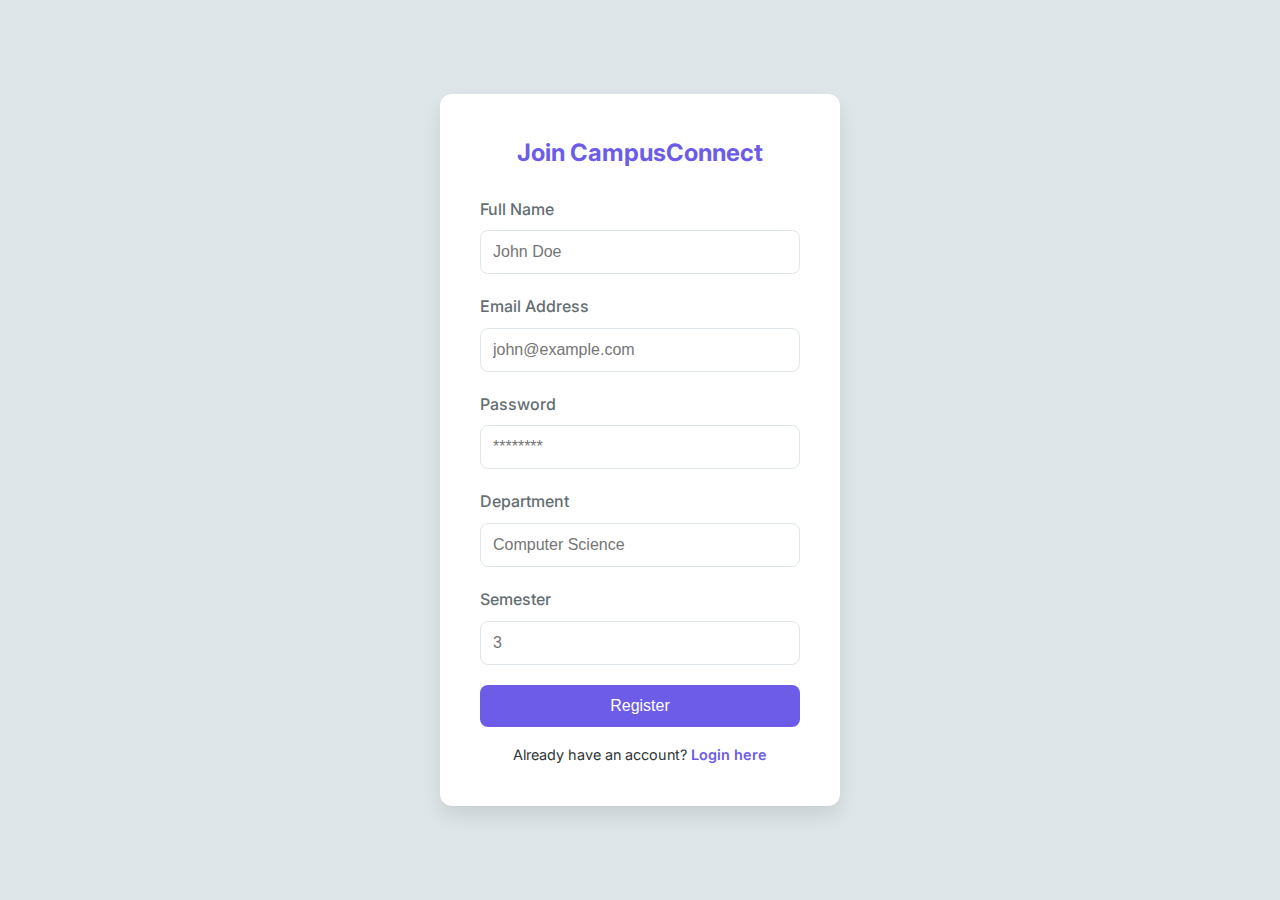
<file: frontend/index.html>
<!DOCTYPE html>
<html lang="en">
<head>
    <meta charset="UTF-8">
    <meta name="viewport" content="width=device-width, initial-scale=1.0">
    <title>Register - CampusConnect</title>
    <link href="https://fonts.googleapis.com/css2?family=Inter:wght@400;500;600;700&display=swap" rel="stylesheet">
    <link rel="stylesheet" href="css/style.css">
</head>
<body>
    <div class="auth-container">
        <h2>Join CampusConnect</h2>
        <form id="registerForm">
            <div class="form-group">
                <label for="name">Full Name</label>
                <input type="text" id="name" required placeholder="John Doe">
            </div>
            <div class="form-group">
                <label for="email">Email Address</label>
                <input type="email" id="email" required placeholder="john@example.com">
            </div>
            <div class="form-group">
                <label for="password">Password</label>
                <input type="password" id="password" required placeholder="********">
            </div>
            <div class="form-group">
                <label for="department">Department</label>
                <input type="text" id="department" required placeholder="Computer Science">
            </div>
            <div class="form-group">
                <label for="semester">Semester</label>
                <input type="number" id="semester" required placeholder="3">
            </div>
            <button type="submit" class="btn">Register</button>
        </form>
        <div class="switch-page">
            Already have an account? <a href="login.html">Login here</a>
        </div>
    </div>
    <script src="js/auth.js"></script>
</body>
</html>
</file>
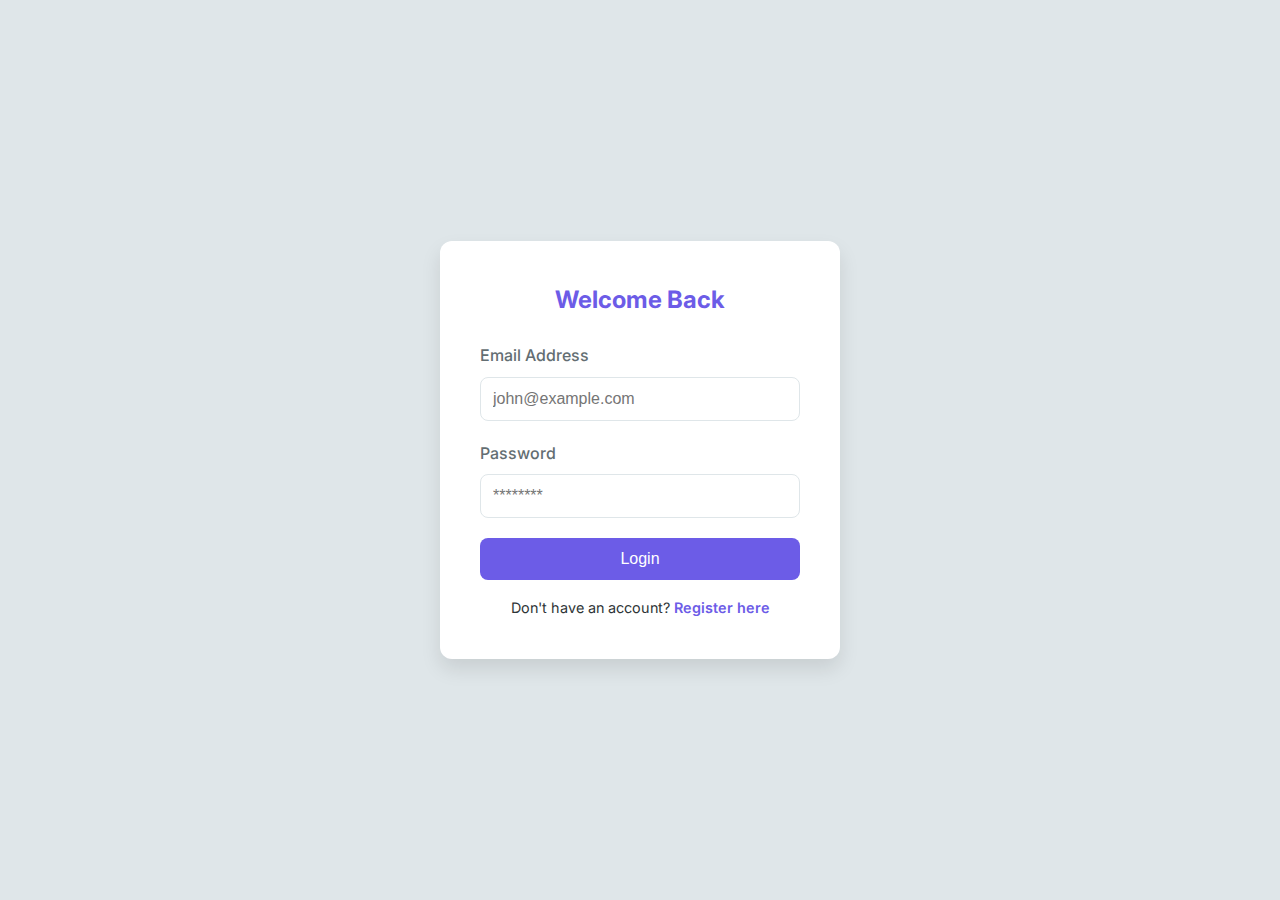
<file: frontend/answer.html>
<!DOCTYPE html>
<html lang="en">

<head>
    <meta charset="UTF-8">
    <meta name="viewport" content="width=device-width, initial-scale=1.0">
    <title>Question Details - CampusConnect</title>
    <link href="https://fonts.googleapis.com/css2?family=Inter:wght@400;500;600;700&display=swap" rel="stylesheet">
    <link rel="stylesheet" href="css/style.css">
</head>

<body class="answer-page">
    <nav class="navbar">
        <button onclick="window.location.href='dashboard.html'" class="btn btn-secondary">Back to Dashboard</button>
        <h1>CampusConnect</h1>
        <div id="userInfo"></div>
    </nav>

    <main class="main-content">
        <div id="questionDetail" class="question-detail">
            <!-- Question details loaded here -->
            <p>Loading...</p>
        </div>

        <section class="answers-section">
            <h3>Answers</h3>
            <div id="answersList">
                <!-- Answers loaded here -->
            </div>

            <div class="post-answer-form">
                <h3>Your Answer</h3>
                <form id="postAnswerForm">
                    <div class="form-group">
                        <textarea id="answerText" rows="4" required placeholder="Type your answer here..."></textarea>
                    </div>
                    <button type="submit" class="btn">Submit Answer</button>
                </form>
            </div>
        </section>
    </main>

    <script src="js/answer.js"></script>
</body>

</html>
</file>
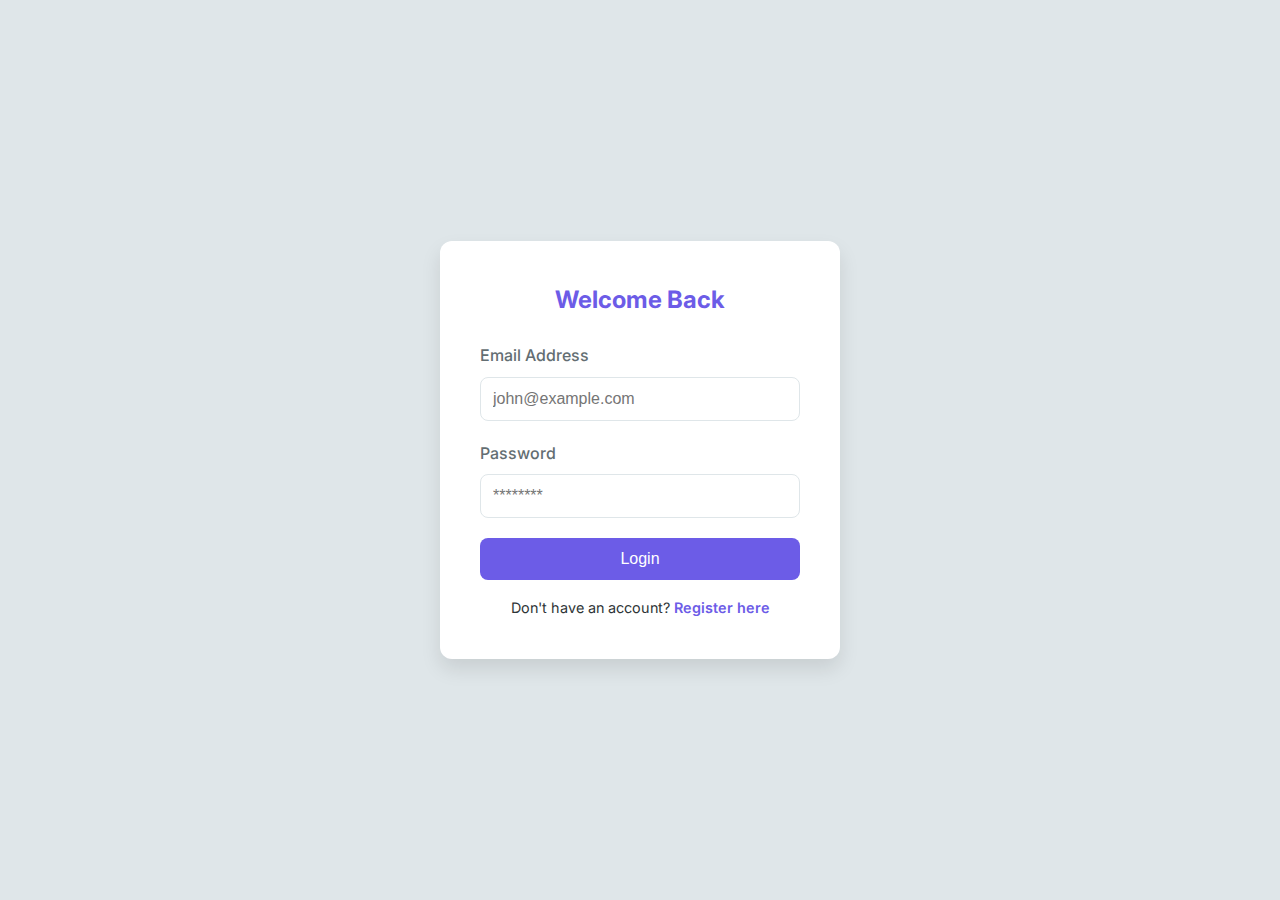
<file: frontend/dashboard.html>
<!DOCTYPE html>
<html lang="en">

<head>
    <meta charset="UTF-8">
    <meta name="viewport" content="width=device-width, initial-scale=1.0">
    <title>Dashboard - CampusConnect</title>
    <link href="https://fonts.googleapis.com/css2?family=Inter:wght@400;500;600;700&display=swap" rel="stylesheet">
    <link rel="stylesheet" href="css/style.css">
</head>

<body class="dashboard-page">
    <nav class="navbar">
        <div class="nav-left">
            <button id="postQuestionBtn" class="btn">Post Question</button>
        </div>
        <div class="nav-center">
            <h1>CampusConnect</h1>
        </div>
        <div class="nav-right">
            <button id="profileBtn" class="btn btn-secondary">Profile</button>
        </div>
    </nav>

    <main class="main-content">
        <h2>Recent Questions</h2>
        <div id="questionsList" class="questions-list">
            <!-- Questions will be loaded here -->
            <p>Loading questions...</p>
        </div>
    </main>

    <!-- Post Question Modal -->
    <div id="postModal" class="modal">
        <div class="modal-content">
            <span class="close-btn">&times;</span>
            <h2>Ask a Question</h2>
            <form id="postQuestionForm">
                <div class="form-group">
                    <label for="q-title">Title</label>
                    <input type="text" id="q-title" required placeholder="How do I...">
                </div>
                <div class="form-group">
                    <label for="q-domain">Domain (Category)</label>
                    <input type="text" id="q-domain" required placeholder="Programming">
                </div>
                <div class="form-group">
                    <label for="q-description">Description</label>
                    <textarea id="q-description" rows="5" required placeholder="Provide details..."></textarea>
                </div>
                <button type="submit" class="btn">Post Question</button>
            </form>
        </div>
    </div>

    <script src="js/dashboard.js"></script>
</body>

</html>
</file>
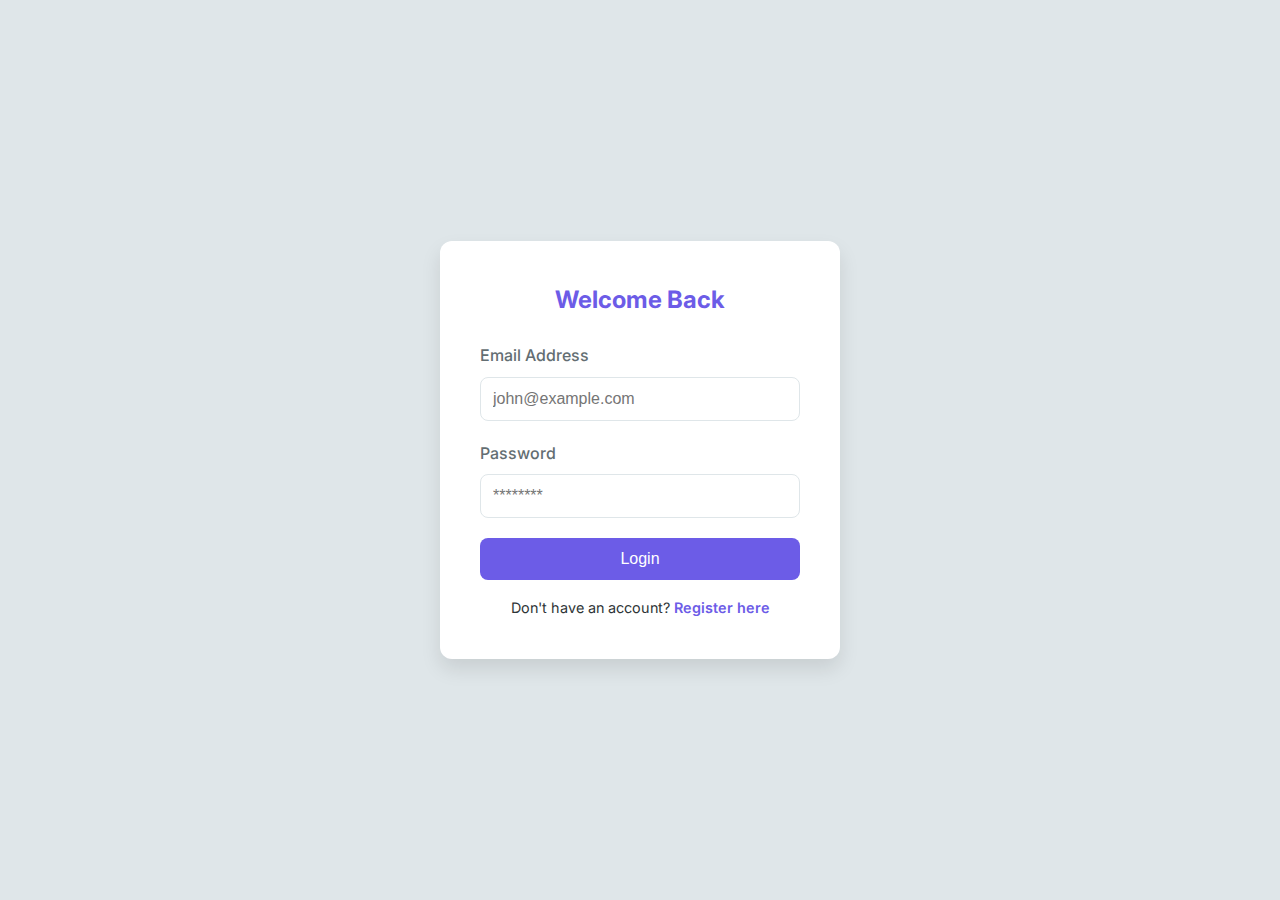
<file: frontend/login.html>
<!DOCTYPE html>
<html lang="en">

<head>
    <meta charset="UTF-8">
    <meta name="viewport" content="width=device-width, initial-scale=1.0">
    <title>Login - CampusConnect</title>
    <link href="https://fonts.googleapis.com/css2?family=Inter:wght@400;500;600;700&display=swap" rel="stylesheet">
    <link rel="stylesheet" href="css/style.css">
</head>

<body>
    <div class="auth-container">
        <h2>Welcome Back</h2>
        <form id="loginForm">
            <div class="form-group">
                <label for="email">Email Address</label>
                <input type="email" id="email" required placeholder="john@example.com">
            </div>
            <div class="form-group">
                <label for="password">Password</label>
                <input type="password" id="password" required placeholder="********">
            </div>
            <button type="submit" class="btn">Login</button>
        </form>
        <div class="switch-page">
            Don't have an account? <a href="index.html">Register here</a>
        </div>
    </div>
    <script src="js/auth.js"></script>
</body>

</html>
</file>
<file: frontend/css/style.css>
:root {
    --primary-color: #6c5ce7;
    --secondary-color: #a29bfe;
    --background-color: #dfe6e9;
    /* Light gray background */
    --surface-color: #ffffff;
    --text-color: #2d3436;
    --text-light: #636e72;
    --success-color: #00b894;
    --error-color: #d63031;
    --border-radius: 12px;
    --box-shadow: 0 10px 20px rgba(0, 0, 0, 0.1);
    --font-family: 'Inter', sans-serif;
}

* {
    box-sizing: border-box;
    margin: 0;
    padding: 0;
}

body {
    font-family: var(--font-family);
    background-color: var(--background-color);
    color: var(--text-color);
    line-height: 1.6;
    display: flex;
    justify-content: center;
    align-items: center;
    min-height: 100vh;
}

.container {
    width: 100%;
    max-width: 1200px;
    padding: 2rem;
}

/* Auth Pages (Login/Register) */
.auth-container {
    background-color: var(--surface-color);
    padding: 2.5rem;
    border-radius: var(--border-radius);
    box-shadow: var(--box-shadow);
    width: 100%;
    max-width: 400px;
    text-align: center;
}

.auth-container h2 {
    margin-bottom: 1.5rem;
    color: var(--primary-color);
}

.form-group {
    margin-bottom: 1.25rem;
    text-align: left;
}

.form-group label {
    display: block;
    margin-bottom: 0.5rem;
    color: var(--text-light);
    font-weight: 500;
}

.form-group input,
.form-group textarea,
.form-group select {
    width: 100%;
    padding: 0.75rem;
    border: 1px solid #dfe6e9;
    border-radius: 8px;
    font-size: 1rem;
    transition: border-color 0.3s ease;
}

.form-group input:focus,
.form-group textarea:focus,
.form-group select:focus {
    outline: none;
    border-color: var(--primary-color);
}

.btn {
    display: inline-block;
    background-color: var(--primary-color);
    color: white;
    padding: 0.75rem 1.5rem;
    border: none;
    border-radius: 8px;
    font-size: 1rem;
    cursor: pointer;
    transition: background-color 0.3s ease, transform 0.2s ease;
    width: 100%;
}

.btn:hover {
    background-color: #5849be;
    /* Darker shade of primary */
    transform: translateY(-2px);
}

.switch-page {
    margin-top: 1rem;
    font-size: 0.9rem;
}

.switch-page a {
    color: var(--primary-color);
    text-decoration: none;
    font-weight: 600;
}

/* Dashboard & Layout */
body.dashboard-page,
body.answer-page {
    display: block;
    /* Reset flex center for full page layouts */
    background-color: #f4f6f8;
}

.navbar {
    background-color: var(--surface-color);
    padding: 1rem 2rem;
    box-shadow: 0 2px 10px rgba(0, 0, 0, 0.05);
    display: flex;
    justify-content: space-between;
    align-items: center;
    position: sticky;
    top: 0;
    z-index: 100;
}

.navbar h1 {
    color: var(--primary-color);
    font-size: 1.5rem;
}

.nav-buttons {
    display: flex;
    gap: 1rem;
}

.btn-secondary {
    background-color: var(--secondary-color);
    color: var(--text-color);
}

.main-content {
    padding: 2rem;
    max-width: 1000px;
    margin: 0 auto;
}

/* Questions List */
.questions-list {
    display: flex;
    flex-direction: row;
    flex-wrap: wrap;
    gap: 1.5rem;
}

.question-card {
    background-color: var(--surface-color);
    padding: 1.5rem;
    border-radius: var(--border-radius);
    box-shadow: 0 4px 6px rgba(0, 0, 0, 0.05);
    transition: transform 0.2s;
    cursor: pointer;
    text-decoration: none;
    color: inherit;
    display: block;
    flex: 1 1 300px;
    /* Flex grow, shrink, basis */
    min-width: 300px;
}

.question-card:hover {
    transform: translateY(-3px);
    box-shadow: 0 8px 15px rgba(0, 0, 0, 0.1);
}

.question-header {
    display: flex;
    justify-content: space-between;
    align-items: flex-start;
    margin-bottom: 0.5rem;
}

.question-title {
    font-size: 1.25rem;
    font-weight: 700;
    color: var(--text-color);
}

.question-meta {
    font-size: 0.85rem;
    color: var(--text-light);
    margin-top: 0.5rem;
}

.tag {
    background-color: #e0e0e0;
    padding: 0.2rem 0.6rem;
    border-radius: 4px;
    font-size: 0.8rem;
    margin-right: 0.5rem;
}

/* Answer Page */
.question-detail {
    background-color: var(--surface-color);
    padding: 2rem;
    border-radius: var(--border-radius);
    box-shadow: var(--box-shadow);
    margin-bottom: 2rem;
}

.answers-section {
    margin-top: 2rem;
}

.answer-card {
    background-color: var(--surface-color);
    padding: 1.5rem;
    border-radius: var(--border-radius);
    margin-bottom: 1rem;
    border-left: 4px solid var(--secondary-color);
}

.answer-card.accepted {
    border-left-color: var(--success-color);
    background-color: #f0fdf4;
    /* Light green tint */
}

.accept-btn {
    background-color: var(--success-color);
    color: white;
    border: none;
    padding: 0.5rem 1rem;
    border-radius: 6px;
    cursor: pointer;
    font-size: 0.9rem;
    margin-top: 1rem;
}

.accept-btn:hover {
    background-color: #00a382;
}

/* Modal for Post Question */
.modal {
    display: none;
    position: fixed;
    top: 0;
    left: 0;
    width: 100%;
    height: 100%;
    background-color: rgba(0, 0, 0, 0.5);
    justify-content: center;
    align-items: center;
    z-index: 200;
}

.modal-content {
    background-color: var(--surface-color);
    padding: 2rem;
    border-radius: var(--border-radius);
    width: 90%;
    max-width: 500px;
    position: relative;
}

.close-btn {
    position: absolute;
    top: 1rem;
    right: 1rem;
    font-size: 1.5rem;
    cursor: pointer;
    color: var(--text-light);
}
</file>
